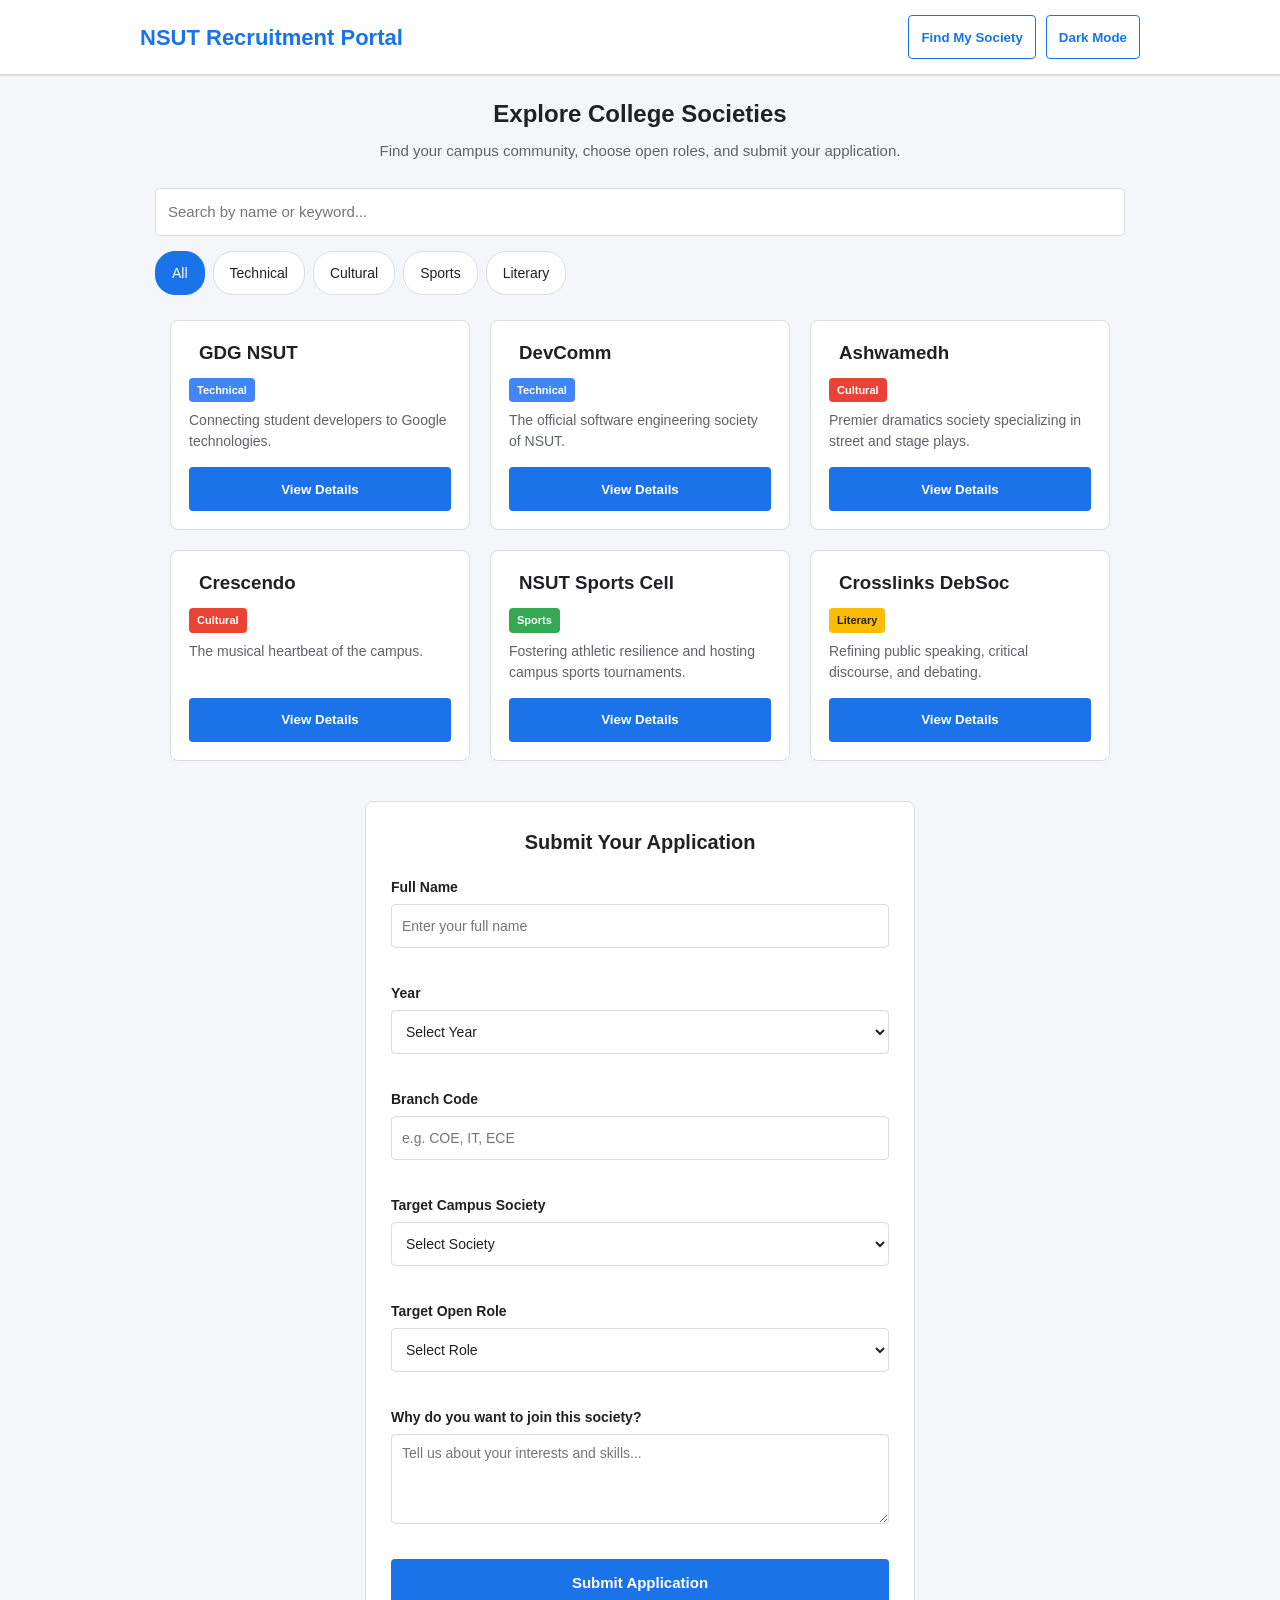
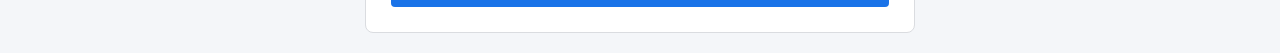
<file: index.html>
<!DOCTYPE html>
<html lang="en">
<head>
    <meta charset="UTF-8">
    <meta name="viewport" content="width=device-width, initial-scale=1.0">
    <title>NSUT Campus Recruitment Portal</title>
    <link rel="stylesheet" href="style.css">
</head>
<body>

    <header>
        <div class="header-content">
            <h1>NSUT Recruitment Portal</h1>
            <div class="header-btns">
                <button id="quiz-btn" class="alt-btn">Find My Society</button>
                <button id="theme-btn" class="alt-btn">Dark Mode</button>
            </div>
        </div>
    </header>

    <main>
        
        <section class="welcome-box">
            <h2>Explore College Societies</h2>
            <p>Find your campus community, choose open roles, and submit your application.</p>
        </section>

        <section class="search-section">
            <input type="text" id="search-input" placeholder="Search by name or keyword...">
            <div class="filter-buttons">
                <button class="filter-btn active" data-category="All">All</button>
                <button class="filter-btn" data-category="Technical">Technical</button>
                <button class="filter-btn" data-category="Cultural">Cultural</button>
                <button class="filter-btn" data-category="Sports">Sports</button>
                <button class="filter-btn" data-category="Literary">Literary</button>
            </div>
        </section>

        <section id="dashboard-container" class="dashboard-container">
        </section>

        <div id="empty-state" class="empty-state hidden">
            <h3>No societies found</h3>
            <p>Try searching for something else or change the category filter.</p>
        </div>

        <section class="application-section" id="apply-section">
            <div class="form-wrapper">
                <h3>Submit Your Application</h3>
                <form id="app-form" novalidate>
                    <div class="form-control">
                        <label for="user-name">Full Name</label>
                        <input type="text" id="user-name" placeholder="Enter your full name">
                        <span class="error-msg" id="name-error"></span>
                    </div>

                    <div class="form-control">
                        <label for="user-year">Year</label>
                        <select id="user-year">
                            <option value="">Select Year</option>
                            <option value="1st Year">1st Year</option>
                            <option value="2nd Year">2nd Year</option>
                            <option value="3rd Year">3rd Year</option>
                            <option value="4th Year">4th Year</option>
                        </select>
                        <span class="error-msg" id="year-error"></span>
                    </div>

                    <div class="form-control">
                        <label for="user-branch">Branch Code</label>
                        <input type="text" id="user-branch" placeholder="e.g. COE, IT, ECE">
                        <span class="error-msg" id="branch-error"></span>
                    </div>

                    <div class="form-control">
                        <label for="target-society">Target Campus Society</label>
                        <select id="target-society">
                            <option value="">Select Society</option>
                        </select>
                        <span class="error-msg" id="society-error"></span>
                    </div>

                    <div class="form-control">
                        <label for="target-role">Target Open Role</label>
                        <select id="target-role">
                            <option value="">Select Role</option>
                        </select>
                        <span class="error-msg" id="role-error"></span>
                    </div>

                    <div class="form-control">
                        <label for="user-why">Why do you want to join this society?</label>
                        <textarea id="user-why" rows="4" placeholder="Tell us about your interests and skills..."></textarea>
                        <span class="error-msg" id="why-error"></span>
                    </div>

                    <button type="submit" class="submit-btn">Submit Application</button>
                </form>
            </div>
        </section>

    </main>

    <div id="detail-modal" class="modal hidden">
        <div class="modal-content">
            <button class="close-btn" id="close-detail">&times;</button>
            <div id="detail-body"></div>
        </div>
    </div>

    <div id="quiz-modal" class="modal hidden">
        <div class="modal-content">
            <button class="close-btn" id="close-quiz">&times;</button>
            <h3>Society Match Quiz</h3>
            <p style="margin-bottom: 15px;">What type of activities interest you the most?</p>
            <div class="quiz-options">
                <button class="quiz-option" data-cat="Technical">Coding, Web Dev and Technology</button>
                <button class="quiz-option" data-cat="Cultural">Drama, Music and Stage Performing</button>
                <button class="quiz-option" data-cat="Sports">Fitness, Games and Athletics</button>
                <button class="quiz-option" data-cat="Literary">Public Speaking, Debating and Writing</button>
            </div>
            <div id="quiz-result" class="quiz-result hidden"></div>
        </div>
    </div>

    <div id="confirm-modal" class="modal hidden">
        <div class="modal-content text-center">
            <div class="check-icon">OK</div>
            <h3>Application Received!</h3>
            <div id="confirm-details"></div>
            <button id="close-confirm" class="submit-btn" style="margin-top: 15px;">Done</button>
        </div>
    </div>

    <script src="app.js"></script>
</body>
</html>
</file>
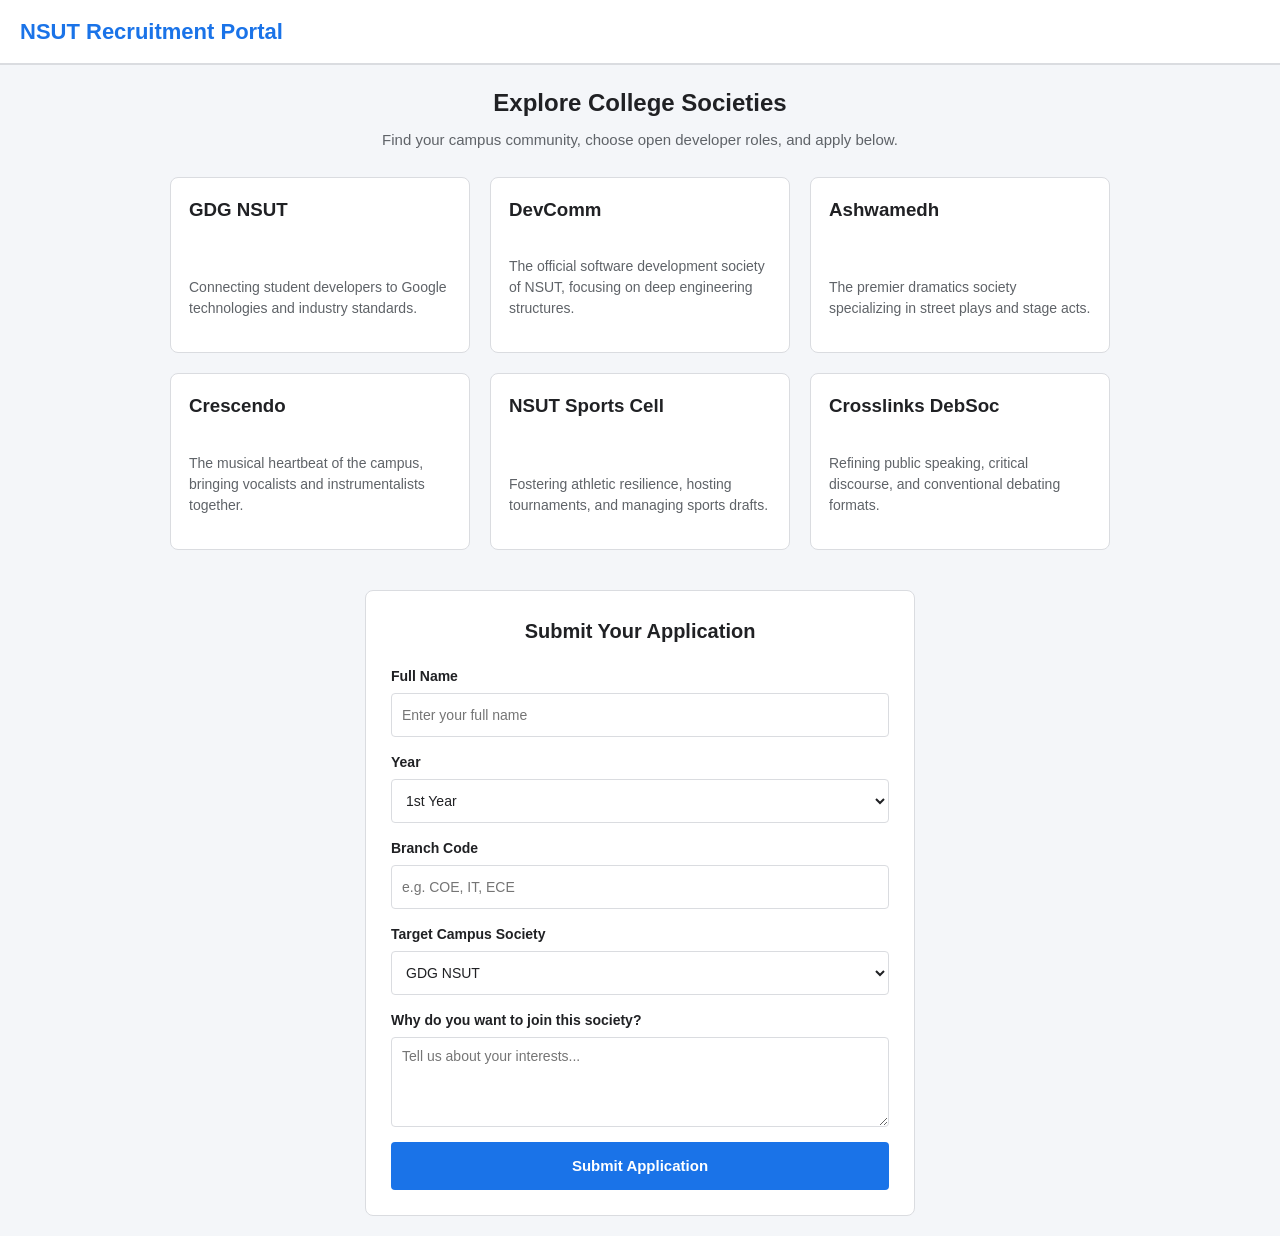
<file: index1.html>
<!DOCTYPE html>
<html lang="en">
<head>
    <meta charset="UTF-8">
    <meta name="viewport" content="width=device-width, initial-scale=1.0">
    <title>NSUT Campus Recruitment Portal</title>
    <link rel="stylesheet" href="style.css">
</head>
<body>

    <header>
        <h1>NSUT Recruitment Portal</h1>
    </header>

    <main>
        
        <section class="welcome-box">
            <h2>Explore College Societies</h2>
            <p>Find your campus community, choose open developer roles, and apply below.</p>
        </section>

        <section class="dashboard-container">
            
            <div class="society-card">
                <h3>GDG NSUT</h3>
                <span class="category-badge tech-color">Technical</span>
                <p>Connecting student developers to Google technologies and industry standards.</p>
            </div>

            <div class="society-card">
                <h3>DevComm</h3>
                <span class="category-badge tech-color">Technical</span>
                <p>The official software development society of NSUT, focusing on deep engineering structures.</p>
            </div>

            <div class="society-card">
                <h3>Ashwamedh</h3>
                <span class="category-badge cultural-color">Cultural</span>
                <p>The premier dramatics society specializing in street plays and stage acts.</p>
            </div>

            <div class="society-card">
                <h3>Crescendo</h3>
                <span class="category-badge cultural-color">Cultural</span>
                <p>The musical heartbeat of the campus, bringing vocalists and instrumentalists together.</p>
            </div>

            <div class="society-card">
                <h3>NSUT Sports Cell</h3>
                <span class="category-badge sports-color">Sports</span>
                <p>Fostering athletic resilience, hosting tournaments, and managing sports drafts.</p>
            </div>

            <div class="society-card">
                <h3>Crosslinks DebSoc</h3>
                <span class="category-badge literary-color">Literary</span>
                <p>Refining public speaking, critical discourse, and conventional debating formats.</p>
            </div>

        </section>

        <section class="application-section">
            <div class="form-wrapper">
                <h3>Submit Your Application</h3>
                <form>
                    <div class="form-control">
                        <label>Full Name</label>
                        <input type="text" placeholder="Enter your full name" required>
                    </div>

                    <div class="form-control">
                        <label>Year</label>
                        <select>
                            <option>1st Year</option>
                        </select>
                    </div>

                    <div class="form-control">
                        <label>Branch Code</label>
                        <input type="text" placeholder="e.g. COE, IT, ECE" required>
                    </div>

                    <div class="form-control">
                        <label>Target Campus Society</label>
                        <select>
                            <option>GDG NSUT</option>
                            <option>DevComm</option>
                            <option>Ashwamedh</option>
                            <option>Crescendo</option>
                            <option>NSUT Sports Cell</option>
                            <option>Crosslinks(The face of NSUT)</option>
                        </select>
                    </div>

                    <div class="form-control">
                        <label>Why do you want to join this society?</label>
                        <textarea rows="4" placeholder="Tell us about your interests..." required></textarea>
                    </div>

                    <button type="submit" class="submit-btn">Submit Application</button>
                </form>
            </div>
        </section>

    </main>

</body>
</html>
</file>
<file: style.css>
:root {
    --bg-color: #f4f6f9;
    --card-bg: #ffffff;
    --text-color: #202124;
    --subtext-color: #5f6368;
    --border-color: #dadce0;
    --primary-color: #1a73e8;
    --primary-hover: #1557b0;
    --header-bg: #ffffff;
}

body.dark-theme {
    --bg-color: #121212;
    --card-bg: #1e1e1e;
    --text-color: #e8eaed;
    --subtext-color: #9aa0a6;
    --border-color: #3c4043;
    --primary-color: #8ab4f8;
    --primary-hover: #669df6;
    --header-bg: #1f1f1f;
}

* {
    margin: 0;
    padding: 0;
    box-sizing: border-box;
}

body {
    font-family: Arial, sans-serif;
    background-color: var(--bg-color);
    color: var(--text-color);
    line-height: 1.5;
}

header {
    background-color: var(--header-bg);
    border-bottom: 2px solid var(--border-color);
    padding: 15px 20px;
}

.header-content {
    max-width: 1000px;
    margin: 0 auto;
    display: flex;
    justify-content: space-between;
    align-items: center;
    flex-wrap: wrap;
    gap: 10px;
}

header h1 {
    color: var(--primary-color);
    font-size: 22px;
}

.header-btns {
    display: flex;
    gap: 10px;
}

.alt-btn {
    background-color: transparent;
    border: 1px solid var(--primary-color);
    color: var(--primary-color);
    padding: 8px 12px;
    border-radius: 4px;
    cursor: pointer;
    font-weight: bold;
    min-height: 44px;
}

.alt-btn:hover {
    background-color: var(--primary-color);
    color: #ffffff;
}

main {
    max-width: 1000px;
    margin: 20px auto;
    padding: 0 15px;
}

.welcome-box {
    text-align: center;
    margin-bottom: 25px;
}

.welcome-box h2 {
    font-size: 24px;
    margin-bottom: 8px;
}

.welcome-box p {
    color: var(--subtext-color);
    font-size: 15px;
}

.search-section {
    display: flex;
    flex-direction: column;
    gap: 15px;
    margin-bottom: 25px;
}

#search-input {
    width: 100%;
    padding: 12px;
    border: 1px solid var(--border-color);
    border-radius: 4px;
    font-size: 15px;
    background-color: var(--card-bg);
    color: var(--text-color);
    min-height: 48px;
}

.filter-buttons {
    display: flex;
    flex-wrap: wrap;
    gap: 8px;
}

.filter-btn {
    padding: 8px 16px;
    border: 1px solid var(--border-color);
    background-color: var(--card-bg);
    color: var(--text-color);
    border-radius: 20px;
    cursor: pointer;
    font-size: 14px;
    min-height: 44px;
}

.filter-btn.active, .filter-btn:hover {
    background-color: var(--primary-color);
    color: #ffffff;
    border-color: var(--primary-color);
}

.dashboard-container {
    display: flex;
    flex-wrap: wrap;
    gap: 20px;
    justify-content: center;
    margin-bottom: 40px;
}

.society-card {
    background-color: var(--card-bg);
    border: 1px solid var(--border-color);
    border-radius: 8px;
    width: 100%;
    max-width: 300px;
    padding: 18px;
    display: flex;
    flex-direction: column;
    justify-content: space-between;
}

.society-card:hover {
    transform: translateY(-3px);
}

.card-top {
    display: flex;
    align-items: center;
    gap: 10px;
    margin-bottom: 10px;
}

.logo-icon {
    font-size: 24px;
}

.category-badge {
    display: inline-block;
    padding: 4px 8px;
    font-size: 11px;
    font-weight: bold;
    color: #ffffff;
    border-radius: 4px;
    margin-bottom: 8px;
    width: fit-content;
}

.badge-technical { background-color: #4285f4; }
.badge-cultural { background-color: #ea4335; }
.badge-sports { background-color: #34a853; }
.badge-literary { background-color: #fbbc05; color: #202124; }

.society-card p {
    color: var(--subtext-color);
    font-size: 14px;
    margin-bottom: 15px;
}

.card-btn {
    background-color: var(--primary-color);
    color: #ffffff;
    border: none;
    padding: 10px;
    border-radius: 4px;
    cursor: pointer;
    font-weight: bold;
    width: 100%;
    min-height: 44px;
}

.empty-state {
    text-align: center;
    padding: 40px 20px;
    background-color: var(--card-bg);
    border: 1px solid var(--border-color);
    border-radius: 8px;
    margin-bottom: 40px;
}

.empty-state p {
    color: var(--subtext-color);
    margin-top: 5px;
}

.hidden {
    display: none !important;
}

.application-section {
    margin-top: 30px;
}

.form-wrapper {
    background-color: var(--card-bg);
    border: 1px solid var(--border-color);
    border-radius: 8px;
    max-width: 550px;
    margin: 0 auto;
    padding: 25px;
}

.form-wrapper h3 {
    text-align: center;
    font-size: 20px;
    margin-bottom: 20px;
}

.form-control {
    display: flex;
    flex-direction: column;
    margin-bottom: 15px;
}

.form-control label {
    font-weight: bold;
    font-size: 14px;
    margin-bottom: 6px;
}

.form-control input, 
.form-control select, 
.form-control textarea {
    padding: 10px;
    border: 1px solid var(--border-color);
    border-radius: 4px;
    font-size: 14px;
    background-color: var(--card-bg);
    color: var(--text-color);
    min-height: 44px;
}

.form-control textarea {
    min-height: 90px;
    font-family: inherit;
}

.form-control input.invalid,
.form-control select.invalid,
.form-control textarea.invalid {
    border-color: #ea4335;
}

.error-msg {
    color: #ea4335;
    font-size: 12px;
    margin-top: 4px;
    min-height: 16px;
}

.submit-btn {
    background-color: var(--primary-color);
    color: #ffffff;
    font-weight: bold;
    border: none;
    padding: 12px;
    border-radius: 4px;
    width: 100%;
    font-size: 15px;
    cursor: pointer;
    min-height: 48px;
}

.submit-btn:hover {
    background-color: var(--primary-hover);
}

.modal {
    position: fixed;
    top: 0;
    left: 0;
    width: 100%;
    height: 100%;
    background-color: rgba(0, 0, 0, 0.5);
    display: flex;
    justify-content: center;
    align-items: center;
    padding: 15px;
    z-index: 1000;
}

.modal-content {
    background-color: var(--card-bg);
    border-radius: 8px;
    max-width: 500px;
    width: 100%;
    padding: 25px;
    position: relative;
    max-height: 90vh;
    overflow-y: auto;
}

.close-btn {
    position: absolute;
    top: 10px;
    right: 15px;
    font-size: 24px;
    background: none;
    border: none;
    color: var(--text-color);
    cursor: pointer;
}

.modal-section {
    margin-bottom: 15px;
}

.modal-section h4 {
    margin-bottom: 6px;
    color: var(--primary-color);
}

.role-tag {
    display: inline-block;
    background-color: var(--border-color);
    padding: 4px 8px;
    border-radius: 4px;
    font-size: 12px;
    margin-right: 5px;
    margin-bottom: 5px;
}

.quiz-options {
    display: flex;
    flex-direction: column;
    gap: 10px;
}

.quiz-option {
    padding: 12px;
    background-color: var(--card-bg);
    border: 1px solid var(--border-color);
    color: var(--text-color);
    border-radius: 6px;
    cursor: pointer;
    text-align: left;
    font-size: 14px;
}

.quiz-option:hover {
    background-color: var(--primary-color);
    color: #ffffff;
}

.quiz-result {
    margin-top: 15px;
    padding: 12px;
    background-color: var(--border-color);
    border-radius: 6px;
}

.text-center {
    text-align: center;
}

.check-icon {
    font-size: 40px;
    color: #34a853;
    margin-bottom: 10px;
}

@media (max-width: 600px) {
    .header-content {
        flex-direction: column;
        align-items: flex-start;
    }

    .dashboard-container {
        flex-direction: column;
        align-items: center;
    }

    .society-card {
        max-width: 100%;
    }
}
</file>
